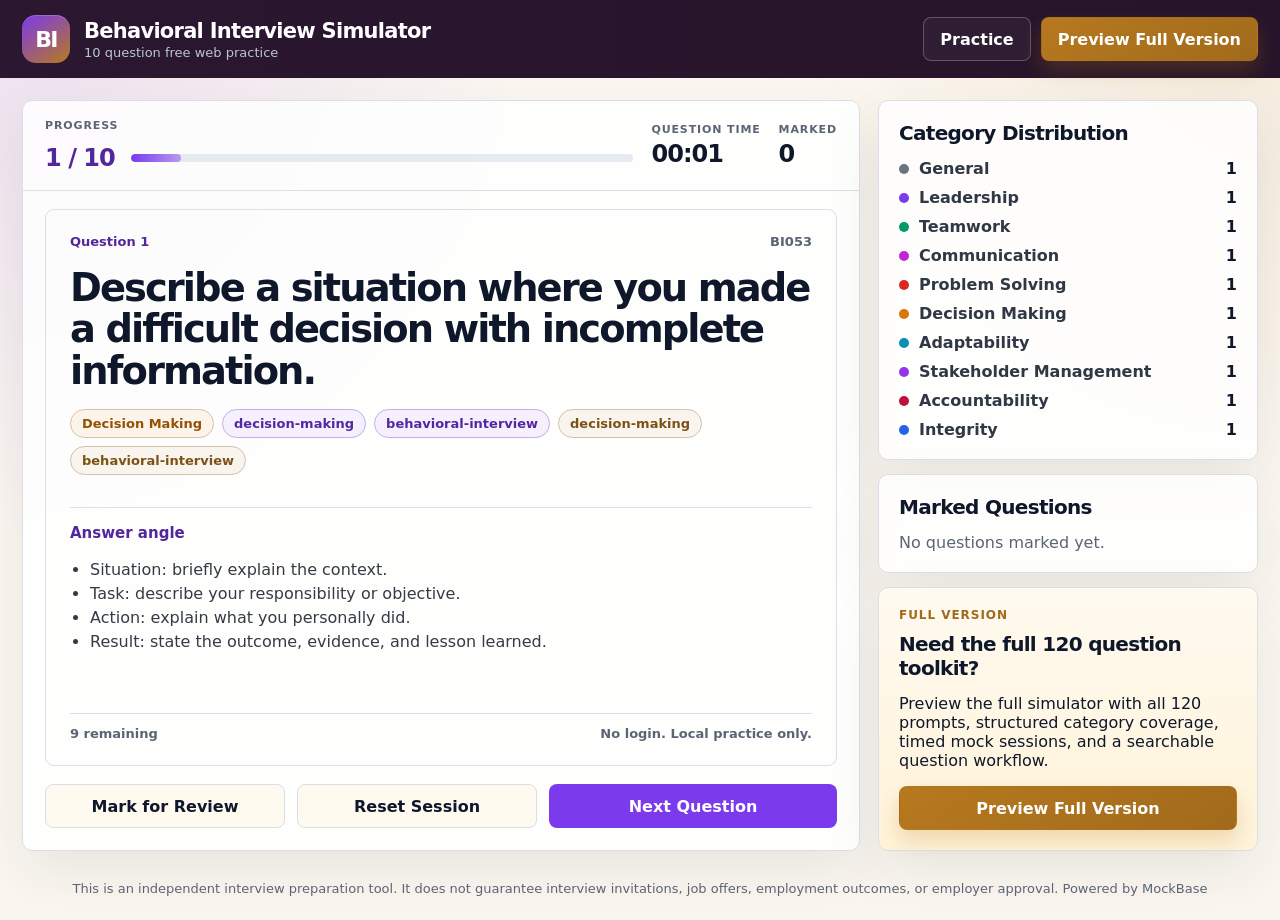
<file: index.html>
<!DOCTYPE html>
<html lang="en">
<head>
  <meta charset="UTF-8">
  <meta name="viewport" content="width=device-width, initial-scale=1.0">
  <title>Behavioral Interview Simulator | Competency Interview Practice Software</title>
  <meta name="description" content="Behavioral interview practice simulator for competency based job interview preparation. Practice STAR style answers with structured prompts, category coverage, and timed mock sessions.">
  <link rel="canonical" href="https://behavioral.mockbase.app/">

  <meta property="og:title" content="Behavioral Interview Simulator">
  <meta property="og:description" content="Practice behavioral interview questions with structured sessions, category coverage, and STAR answer guidance.">
  <meta property="og:type" content="website">
  <meta property="og:url" content="https://behavioral.mockbase.app/">
  <meta property="og:image" content="https://behavioral.mockbase.app/og-image.png">

  <meta name="twitter:card" content="summary_large_image">
  <meta name="twitter:title" content="Behavioral Interview Simulator">
  <meta name="twitter:description" content="Behavioral interview practice with STAR answer structure, mock sessions, and category coverage.">
  <meta name="twitter:image" content="https://behavioral.mockbase.app/og-image.png">

  <link rel="stylesheet" href="styles.css">

  <link rel="icon" href="favicon_io/favicon.ico" sizes="any">
  <link rel="icon" type="image/png" sizes="32x32" href="favicon_io/favicon-32x32.png">
  <link rel="icon" type="image/png" sizes="16x16" href="favicon_io/favicon-16x16.png">
  <link rel="apple-touch-icon" sizes="180x180" href="favicon_io/apple-touch-icon.png">
  <link rel="manifest" href="favicon_io/site.webmanifest">
  <meta name="theme-color" content="#2b1730">

  <script type="application/ld+json">
  {
    "@context": "https://schema.org",
    "@type": "SoftwareApplication",
    "name": "Behavioral Interview",
    "applicationCategory": "EducationalApplication",
    "operatingSystem": "Web, macOS, Windows",
    "description": "Behavioral interview practice simulator for competency based job interview preparation. Practice STAR style answers with structured prompts, category coverage, and timed mock sessions.",
    "url": "https://example.com/behavioral-interview-simulator/",
    "offers": {
      "@type": "Offer",
      "price": "0.00",
      "priceCurrency": "USD"
    }
  }
  </script>


<!-- Google tag (gtag.js) -->
<script async src="https://www.googletagmanager.com/gtag/js?id=G-198HNQY4CV"></script>
<script>
  window.dataLayer = window.dataLayer || [];
  function gtag(){dataLayer.push(arguments);}
  gtag('js', new Date());

  gtag('config', 'G-198HNQY4CV');
</script>


</head>
<body data-page="practice">
  <header class="topbar">
    <a class="brand" href="index.html" aria-label="Behavioral Interview Simulator">
      <span class="brand-mark">BI</span>
      <span>
        <strong>Behavioral Interview Simulator</strong>
        <small>10 question free web practice</small>
      </span>
    </a>

    <nav class="top-actions" aria-label="Primary navigation">
      <a class="button button-ghost" href="#practice">Practice</a>
      <a class="button button-warm" href="preview.html">Preview Full Version</a>
    </nav>
  </header>

  <main class="page-shell">
    <section id="practice" class="practice-layout">
      <section class="practice-card" aria-label="Current practice question">
        <div class="session-bar">
          <div class="metric progress-metric">
            <span>Progress</span>
            <strong id="progressText">1 / 10</strong>
            <div class="progress-track" aria-hidden="true">
              <div id="progressFill" class="progress-fill"></div>
            </div>
          </div>

          <div class="metric">
            <span>Question Time</span>
            <strong id="timerText">00:00</strong>
          </div>

          <div class="metric">
            <span>Marked</span>
            <strong id="markedCount">0</strong>
          </div>
        </div>

        <article class="question-panel">
          <div class="question-meta">
            <span id="questionNumber">Question 1</span>
            <span id="questionId">BI001</span>
          </div>

          <h1 id="questionText">Tell me about yourself in a way that connects your background to this role.</h1>

          <p id="questionNote" class="question-note" hidden></p>

          <div id="tagList" class="tag-list" aria-label="Question categories"></div>

          <div class="answer-angle">
            <h2>Answer angle</h2>
            <ul id="answerAngleList"></ul>
          </div>

          <div class="question-footer">
            <span id="remainingText">9 remaining</span>
            <span>No login. Local practice only.</span>
          </div>
        </article>

        <div class="practice-controls">
          <button id="reviewButton" class="button button-outline" type="button">Mark for Review</button>
          <button id="resetButton" class="button button-secondary" type="button">Reset Session</button>
          <button id="nextButton" class="button button-primary" type="button">Next Question</button>
        </div>
      </section>

      <aside class="side-stack" aria-label="Practice details">
        <section class="side-card">
          <h2>Category Distribution</h2>
          <div id="distributionList" class="distribution-list"></div>
        </section>

        <section class="side-card">
          <h2>Marked Questions</h2>
          <div id="markedList" class="marked-list">No questions marked yet.</div>
        </section>

        <section class="side-card full-card">
          <p class="eyebrow">Full version</p>
          <h2>Need the full 120 question toolkit?</h2>
          <p>Preview the full simulator with all 120 prompts, structured category coverage, timed mock sessions, and a searchable question workflow.</p>
          <a class="button button-warm full-width" href="preview.html">Preview Full Version</a>
        </section>
      </aside>
    </section>
  </main>

  <footer class="footer-note">This is an independent interview preparation tool. It does not guarantee interview invitations, job offers, employment outcomes, or employer approval. Powered by <a href="https://mockbase.app/" target="_blank">MockBase</a></footer>

  <script src="app.js"></script>
</body>
</html>
</file>
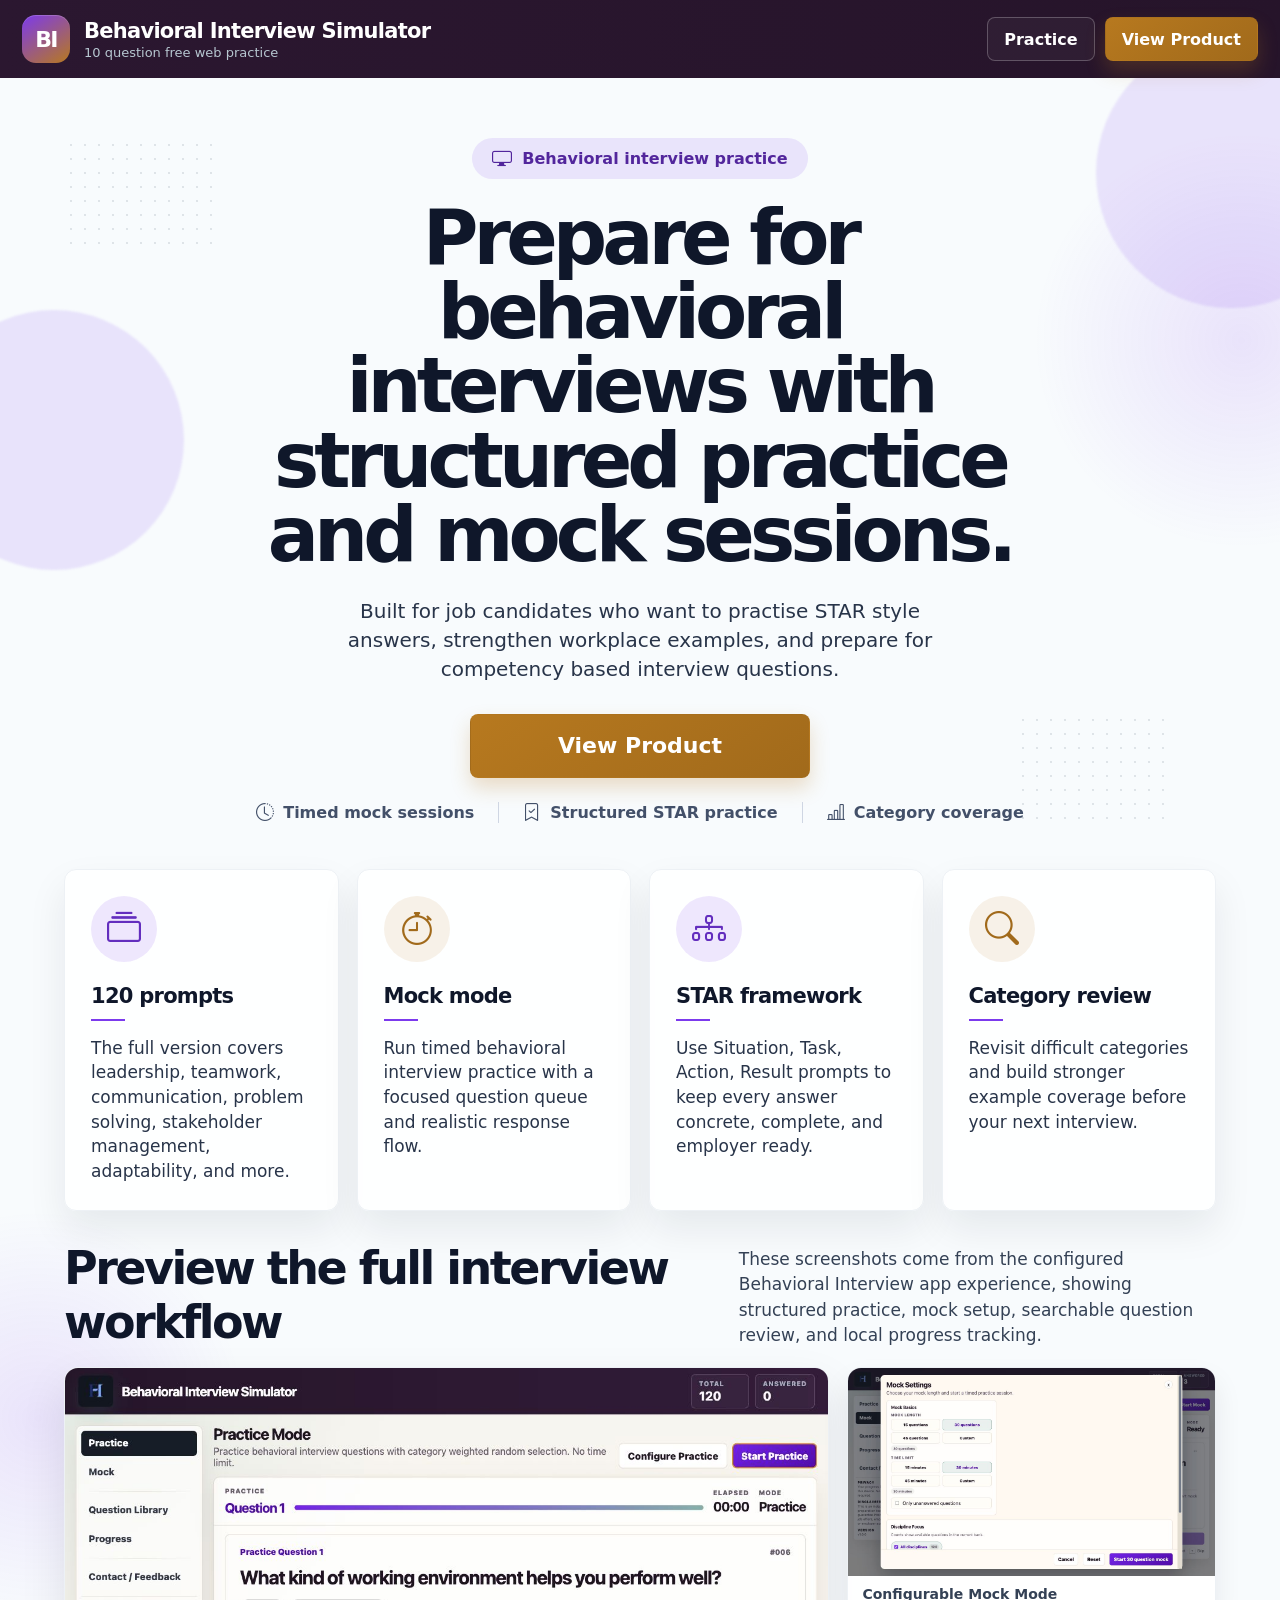
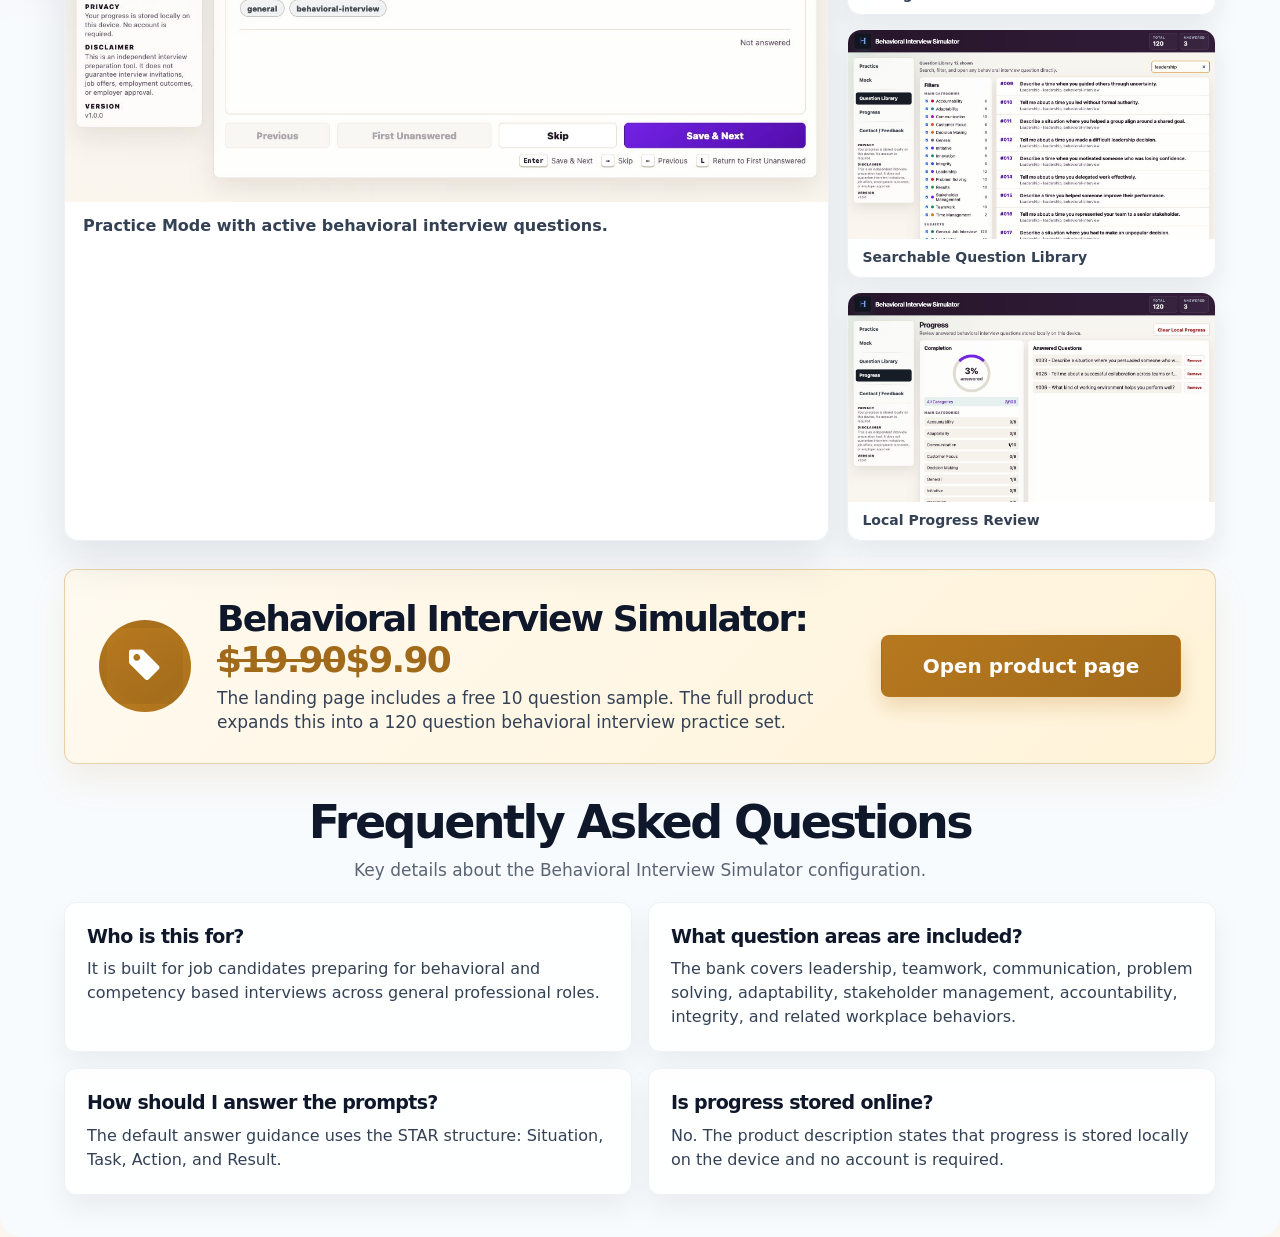
<file: preview.html>
<!DOCTYPE html>
<html lang="en">
<head>
  <meta charset="UTF-8">
  <meta name="viewport" content="width=device-width, initial-scale=1.0">
  <link rel="stylesheet" href="https://cdn.jsdelivr.net/npm/bootstrap-icons@1.13.1/font/bootstrap-icons.min.css">
  <title>Behavioral Interview Simulator | Full Version Preview</title>
  <meta name="description" content="Preview the full Behavioral Interview Simulator with structured practice, timed mock sessions, STAR answer guidance, and searchable interview prompts.">
  <link rel="canonical" href="https://example.com/behavioral-interview-simulator/preview.html">

  <meta property="og:title" content="Behavioral Interview Simulator Full Version">
  <meta property="og:description" content="See the behavioral interview practice product built for competency based interview preparation.">
  <meta property="og:type" content="website">
  <meta property="og:url" content="https://example.com/behavioral-interview-simulator/preview.html">
  <meta property="og:image" content="https://example.com/behavioral-interview-simulator/og-image.png">

  <meta name="twitter:card" content="summary_large_image">
  <meta name="twitter:title" content="Behavioral Interview Simulator Full Version">
  <meta name="twitter:description" content="Structured behavioral interview preparation with STAR guidance, category coverage, and mock sessions.">
  <meta name="twitter:image" content="https://example.com/behavioral-interview-simulator/og-image.png">

  <link rel="stylesheet" href="styles.css">

  <link rel="icon" href="favicon_io/favicon.ico" sizes="any">
  <link rel="icon" type="image/png" sizes="32x32" href="favicon_io/favicon-32x32.png">
  <link rel="icon" type="image/png" sizes="16x16" href="favicon_io/favicon-16x16.png">
  <link rel="apple-touch-icon" sizes="180x180" href="favicon_io/apple-touch-icon.png">
  <link rel="manifest" href="favicon_io/site.webmanifest">
  <meta name="theme-color" content="#2b1730">

  <script type="application/ld+json">
  {
    "@context": "https://schema.org",
    "@type": "SoftwareApplication",
    "name": "Behavioral Interview",
    "applicationCategory": "EducationalApplication",
    "operatingSystem": "Web, macOS, Windows",
    "description": "Preview the full Behavioral Interview Simulator with structured practice, timed mock sessions, STAR answer guidance, and searchable interview prompts.",
    "url": "https://example.com/behavioral-interview-simulator/preview.html",
    "offers": {
      "@type": "Offer",
      "price": "0.00",
      "priceCurrency": "USD"
    }
  }
  </script>

  
<!-- Google tag (gtag.js) -->
<script async src="https://www.googletagmanager.com/gtag/js?id=G-198HNQY4CV"></script>
<script>
  window.dataLayer = window.dataLayer || [];
  function gtag(){dataLayer.push(arguments);}
  gtag('js', new Date());

  gtag('config', 'G-198HNQY4CV');
</script>
</head>
<body data-page="preview">
  <div class="waitlist-page">
  <header class="topbar">
    <a class="brand" href="index.html" aria-label="Behavioral Interview Simulator">
      <span class="brand-mark">BI</span>
      <span>
        <strong>Behavioral Interview Simulator</strong>
        <small>10 question free web practice</small>
      </span>
    </a>

    <nav class="top-actions" aria-label="Primary navigation">
      <a class="button button-ghost" href="index.html">Practice</a>
      <a class="button button-warm" href="https://christangstudio.gumroad.com/l/behavioral-interview-simulator">View Product</a>
    </nav>
  </header>

    <main class="waitlist-shell">
      <section class="waitlist-landing-hero" aria-label="Full version preview">
        <div class="hero-dot-field hero-dot-left" aria-hidden="true"></div>
        <div class="hero-dot-field hero-dot-right" aria-hidden="true"></div>
        <div class="hero-glow hero-glow-left" aria-hidden="true"></div>
        <div class="hero-glow hero-glow-right" aria-hidden="true"></div>

        <span class="client-badge">
          <i class="bi bi-display" aria-hidden="true"></i>
          Behavioral interview practice
        </span>

        <h1>Prepare for behavioral interviews with structured practice and mock sessions.</h1>
        <p>Built for job candidates who want to practise STAR style answers, strengthen workplace examples, and prepare for competency based interview questions.</p>

        <a class="button button-warm hero-cta" href="https://christangstudio.gumroad.com/l/behavioral-interview-simulator">View Product</a>

        <div class="trust-row" aria-label="Product highlights">
          
          <span><i class="bi bi-clock-history" aria-hidden="true"></i> Timed mock sessions</span>
          <span><i class="bi bi-bookmark-check" aria-hidden="true"></i> Structured STAR practice</span>
          <span><i class="bi bi-bar-chart-line" aria-hidden="true"></i> Category coverage</span>
        </div>
      </section>

      <section class="waitlist-feature-grid" aria-label="Full version features">
        
        <article class="waitlist-feature-card">
          <span class="feature-icon teal" aria-hidden="true">
            <i class="bi bi-collection"></i>
          </span>
          <h2>120 prompts</h2>
          <p>The full version covers leadership, teamwork, communication, problem solving, stakeholder management, adaptability, and more.</p>
        </article>
        <article class="waitlist-feature-card">
          <span class="feature-icon gold" aria-hidden="true">
            <i class="bi bi-stopwatch"></i>
          </span>
          <h2>Mock mode</h2>
          <p>Run timed behavioral interview practice with a focused question queue and realistic response flow.</p>
        </article>
        <article class="waitlist-feature-card">
          <span class="feature-icon teal" aria-hidden="true">
            <i class="bi bi-diagram-3"></i>
          </span>
          <h2>STAR framework</h2>
          <p>Use Situation, Task, Action, Result prompts to keep every answer concrete, complete, and employer ready.</p>
        </article>
        <article class="waitlist-feature-card">
          <span class="feature-icon gold" aria-hidden="true">
            <i class="bi bi-search"></i>
          </span>
          <h2>Category review</h2>
          <p>Revisit difficult categories and build stronger example coverage before your next interview.</p>
        </article>
      </section>

      <section class="product-preview-section" aria-label="Full version screenshots">
        <div class="preview-copy">
          <h2>Preview the full interview workflow</h2>
          <p>These screenshots come from the configured Behavioral Interview app experience, showing structured practice, mock setup, searchable question review, and local progress tracking.</p>
        </div>

        <div class="preview-showcase">
          <figure class="preview-main">
            <img src="preview-assets/practice-session.png" alt="Behavioral Interview Simulator practice mode showing a live interview prompt and save-and-next controls." loading="lazy">
            <figcaption>Practice Mode with active behavioral interview questions.</figcaption>
          </figure>

          <div class="preview-thumbs" aria-label="Additional full version screenshots">
            
            <figure>
              <img src="preview-assets/mock-configuration.png" alt="Behavioral Interview Simulator mock settings modal with question count, time limit, and focus controls." loading="lazy">
              <figcaption>Configurable Mock Mode</figcaption>
            </figure>
            <figure>
              <img src="preview-assets/question-library.png" alt="Behavioral Interview Simulator question library filtered to leadership questions." loading="lazy">
              <figcaption>Searchable Question Library</figcaption>
            </figure>
            <figure>
              <img src="preview-assets/progress-review.png" alt="Behavioral Interview Simulator progress page showing answered questions and category completion." loading="lazy">
              <figcaption>Local Progress Review</figcaption>
            </figure>
          </div>
        </div>
      </section>

      <section class="early-access-band" aria-label="Full version purchase">
        <div class="price-badge" aria-hidden="true">
          <i class="bi bi-tag-fill"></i>
        </div>

        <div>
          <h2>Behavioral Interview Simulator: <span><del>$19.90</del>$9.90</span></h2>
          <p>The landing page includes a free 10 question sample. The full product expands this into a 120 question behavioral interview practice set.</p>
        </div>

        <a class="button button-warm price-cta" href="https://christangstudio.gumroad.com/l/behavioral-interview-simulator">Open product page</a>
      </section>

      <section class="faq-section" aria-label="Frequently asked questions">
        <div class="faq-header">
          <h2>Frequently Asked Questions</h2>
          <p>Key details about the Behavioral Interview Simulator configuration.</p>
        </div>

        <div class="faq-grid">
          
          <article class="faq-card">
            <h3>Who is this for?</h3>
            <p>It is built for job candidates preparing for behavioral and competency based interviews across general professional roles.</p>
          </article>
          <article class="faq-card">
            <h3>What question areas are included?</h3>
            <p>The bank covers leadership, teamwork, communication, problem solving, adaptability, stakeholder management, accountability, integrity, and related workplace behaviors.</p>
          </article>
          <article class="faq-card">
            <h3>How should I answer the prompts?</h3>
            <p>The default answer guidance uses the STAR structure: Situation, Task, Action, and Result.</p>
          </article>
          <article class="faq-card">
            <h3>Is progress stored online?</h3>
            <p>No. The product description states that progress is stored locally on the device and no account is required.</p>
          </article>
        </div>
      </section>
    </main>
  </div>
</body>
</html>
</file>
<file: styles.css>
:root {
  --bg: #fbf7f0;
  --surface: #fffaf3;
  --panel: #fffaf3;
  --ink: #0f172a;
  --muted: #5b6475;
  --line: #d9dee8;
  --nav: #2b1730;
  --nav-2: #26142a;
  --accent: #7c3aed;
  --accent-strong: #52269c;
  --accent-deep: #632ebe;
  --warm: #b7791f;
  --warm-strong: #a16a1b;
  --warm-hover: #b7791f;
  --warm-deep: #845716;
  --shadow: 0 22px 55px rgba(15, 23, 42, 0.08);
  --brand-gradient-start: #7c3aed;
  --brand-gradient-end: #b7791f;
  --progress-end: rgba(124, 58, 237, 0.45);
  --hero-accent-soft: rgba(124, 58, 237, 0.12);
  --hero-warm-soft: rgba(183, 121, 31, 0.1);
  --warm-shadow: rgba(183, 121, 31, 0.24);
  --warm-shadow-soft: rgba(183, 121, 31, 0.1);
  --warm-border: rgba(183, 121, 31, 0.3);
  --warm-ring: rgba(183, 121, 31, 0.18);
  --soft-warm-surface: #fffaf0;
  --soft-warm-surface-deep: #fff3d8;
  --note-surface: #fff7e6;
  --note-ink: #7b4c18;
  --preview-bg: #f8fbfd;
}

* {
  box-sizing: border-box;
}

html {
  scroll-behavior: smooth;
}

body {
  background:
    radial-gradient(circle at top left, var(--hero-accent-soft), transparent 34rem),
    radial-gradient(circle at top right, var(--hero-warm-soft), transparent 30rem),
    var(--bg);
  color: var(--ink);
  font-family: Inter, ui-sans-serif, system-ui, -apple-system, BlinkMacSystemFont, "Segoe UI", sans-serif;
  margin: 0;
}

a {
  color: inherit;
  text-decoration: none;
}

button,
input,
select {
  font: inherit;
}

h1,
h2,
h3,
p {
  margin-top: 0;
}

.topbar {
  align-items: center;
  background: linear-gradient(90deg, var(--nav), var(--nav-2));
  color: #fff;
  display: flex;
  gap: 24px;
  min-height: 78px;
  padding: 12px 22px;
  position: sticky;
  top: 0;
  z-index: 10;
}

.brand {
  align-items: center;
  display: inline-flex;
  gap: 14px;
  min-width: 0;
}

.brand-mark {
  align-items: center;
  background: linear-gradient(145deg, var(--brand-gradient-start), var(--brand-gradient-end));
  border-radius: 14px;
  box-shadow: inset 0 1px 0 rgba(255, 255, 255, 0.18);
  color: #ffffff;
  display: inline-flex;
  font-size: 22px;
  font-weight: 900;
  height: 48px;
  justify-content: center;
  letter-spacing: -0.08em;
  width: 48px;
}

.brand strong {
  display: block;
  font-size: 21px;
  letter-spacing: -0.035em;
}

.brand small {
  color: #b7c7d1;
  display: block;
  font-size: 13px;
  margin-top: 2px;
}

.top-actions {
  align-items: center;
  display: flex;
  gap: 10px;
  margin-left: auto;
}

.button {
  align-items: center;
  border: 1px solid transparent;
  border-radius: 8px;
  cursor: pointer;
  display: inline-flex;
  font-weight: 850;
  justify-content: center;
  min-height: 44px;
  padding: 10px 16px;
}

.button-primary {
  background: var(--accent);
  color: #fff;
}

.button-primary:hover {
  background: var(--accent-strong);
}

.button-warm {
  background: linear-gradient(145deg, var(--warm), var(--warm-strong));
  box-shadow: 0 10px 20px var(--warm-shadow);
  color: #fff;
}

.button-warm:hover {
  background: linear-gradient(145deg, var(--warm-hover), var(--warm-deep));
}

.button-outline,
.button-secondary {
  background: var(--soft-warm-surface);
  border-color: var(--line);
  color: var(--ink);
}

.button-ghost {
  background: rgba(255, 255, 255, 0.04);
  border-color: rgba(255, 255, 255, 0.24);
  color: #fff;
}

.button:disabled {
  cursor: default;
  opacity: 0.52;
}

.full-width {
  width: 100%;
}

.page-shell {
  margin: 0 auto;
  max-width: 1480px;
  padding: 22px;
}

.practice-card,
.side-card,
.waitlist-hero,
.feature-card {
  background: rgba(255, 255, 255, 0.86);
  border: 1px solid var(--line);
  border-radius: 10px;
  box-shadow: var(--shadow);
}

.eyebrow {
  color: var(--warm-strong);
  display: block;
  font-size: 12px;
  font-weight: 900;
  letter-spacing: 0.08em;
  margin: 0 0 10px;
  text-transform: uppercase;
}

.practice-layout {
  display: grid;
  gap: 18px;
  grid-template-columns: minmax(0, 1fr) 380px;
}

.practice-card {
  display: grid;
  grid-template-rows: auto minmax(420px, 1fr) auto;
  min-height: 610px;
  overflow: hidden;
}

.session-bar {
  align-items: center;
  border-bottom: 1px solid var(--line);
  display: grid;
  gap: 18px;
  grid-template-columns: minmax(260px, 1fr) auto auto;
  padding: 18px 22px;
}

.metric span {
  color: var(--muted);
  display: block;
  font-size: 11px;
  font-weight: 900;
  letter-spacing: 0.08em;
  margin-bottom: 4px;
  text-transform: uppercase;
}

.metric strong {
  display: block;
  font-size: 24px;
  letter-spacing: -0.04em;
}

.progress-metric {
  display: grid;
  gap: 8px 16px;
  grid-template-columns: auto minmax(120px, 1fr);
}

.progress-metric span {
  grid-column: 1 / -1;
}

.progress-metric strong {
  color: var(--accent-strong);
}

.progress-track {
  align-self: center;
  background: #e6eaf1;
  border-radius: 999px;
  height: 8px;
  overflow: hidden;
}

.progress-fill {
  background: linear-gradient(90deg, var(--accent), var(--progress-end));
  border-radius: inherit;
  height: 100%;
  width: 0;
}

.question-panel {
  border: 1px solid var(--line);
  border-radius: 9px;
  display: grid;
  grid-template-rows: auto auto auto minmax(0, 1fr) auto;
  margin: 18px 22px;
  min-height: 0;
  padding: 24px;
}

.question-meta,
.question-footer {
  align-items: center;
  color: var(--muted);
  display: flex;
  font-size: 13px;
  font-weight: 800;
  gap: 12px;
  justify-content: space-between;
}

.question-meta span:first-child {
  color: var(--accent-strong);
}

.question-panel h1 {
  font-size: clamp(28px, 3vw, 42px);
  letter-spacing: -0.05em;
  line-height: 1.08;
  margin: 18px 0;
}

.question-note {
  background: var(--note-surface);
  border-left: 4px solid var(--warm);
  border-radius: 6px;
  color: var(--note-ink);
  padding: 10px 12px;
}

.tag-list {
  display: flex;
  flex-wrap: wrap;
  gap: 8px;
  margin-bottom: 18px;
}

.tag-chip {
  --chip-color: var(--accent);
  background: color-mix(in srgb, var(--chip-color) 8%, white);
  border: 1px solid color-mix(in srgb, var(--chip-color) 28%, var(--line));
  border-radius: 999px;
  color: color-mix(in srgb, var(--chip-color) 68%, black);
  font-size: 13px;
  font-weight: 800;
  padding: 6px 11px;
}

.answer-angle {
  border-top: 1px solid var(--line);
  margin-top: 14px;
  padding-top: 16px;
}

.answer-angle h2 {
  color: var(--accent-strong);
  font-size: 15px;
  margin-bottom: 8px;
}

.answer-angle ul {
  color: #343b46;
  line-height: 1.5;
  margin-bottom: 0;
  padding-left: 20px;
}

.question-footer {
  border-top: 1px solid var(--line);
  padding-top: 12px;
}

.practice-controls {
  display: grid;
  gap: 12px;
  grid-template-columns: 1fr 1fr 1.2fr;
  padding: 0 22px 22px;
}

.side-stack {
  display: grid;
  gap: 14px;
}

.side-card {
  padding: 20px;
}

.side-card h2,
.feature-card h2 {
  font-size: 20px;
  letter-spacing: -0.035em;
  margin-bottom: 14px;
}

.distribution-list {
  display: grid;
  gap: 10px;
}

.distribution-row {
  align-items: center;
  display: grid;
  gap: 10px;
  grid-template-columns: 10px minmax(0, 1fr) auto;
}

.category-dot {
  background: var(--category-color);
  border-radius: 999px;
  height: 10px;
  width: 10px;
}

.distribution-row span:nth-child(2) {
  color: #303846;
  font-weight: 750;
}

.marked-list {
  color: var(--muted);
  display: grid;
  gap: 8px;
}

.marked-item {
  background: #fff;
  border: 1px solid var(--line);
  border-radius: 8px;
  padding: 10px;
}

.marked-item strong {
  color: var(--accent-strong);
  display: block;
  margin-bottom: 4px;
}

.full-card {
  background: linear-gradient(180deg, var(--soft-warm-surface), var(--soft-warm-surface-deep));
}

.footer-note {
  color: var(--muted);
  font-size: 13px;
  padding: 8px 22px 24px;
  text-align: center;
}

.waitlist-page {
  background:
    radial-gradient(circle at 3% 50%, var(--hero-accent-soft), transparent 13rem),
    radial-gradient(circle at 97% 12%, var(--hero-accent-soft), transparent 13rem),
    var(--preview-bg);
  border-radius: 0 0 22px 22px;
  min-height: 100vh;
  overflow: hidden;
}

.waitlist-shell {
  margin: 0 auto;
  max-width: 1320px;
  padding: 52px clamp(22px, 5vw, 66px) 42px;
  position: relative;
}

.waitlist-landing-hero {
  display: grid;
  justify-items: center;
  padding: 8px 0 38px;
  position: relative;
  text-align: center;
}

.hero-dot-field {
  background-image: radial-gradient(rgba(71, 85, 105, 0.22) 1px, transparent 1px);
  background-size: 14px 14px;
  height: 112px;
  opacity: 0.65;
  pointer-events: none;
  position: absolute;
  width: 150px;
}

.hero-dot-left {
  left: 0;
  top: 8px;
}

.hero-dot-right {
  bottom: 36px;
  right: 50px;
}

.hero-glow {
  background: var(--hero-accent-soft);
  border-radius: 999px;
  filter: blur(1px);
  pointer-events: none;
  position: absolute;
}

.hero-glow-left {
  height: 260px;
  left: -140px;
  top: 180px;
  width: 260px;
}

.hero-glow-right {
  height: 270px;
  right: -150px;
  top: -92px;
  width: 270px;
}

.client-badge {
  align-items: center;
  background: var(--hero-accent-soft);
  border-radius: 999px;
  color: var(--accent-strong);
  display: inline-flex;
  font-weight: 900;
  gap: 10px;
  margin-bottom: 22px;
  padding: 10px 20px;
}

.client-badge .bi {
  font-size: 20px;
  line-height: 1;
}

.waitlist-landing-hero h1 {
  font-size: clamp(42px, 6vw, 76px);
  letter-spacing: -0.065em;
  line-height: 0.98;
  margin: 0 auto 24px;
  max-width: 780px;
}

.waitlist-landing-hero p {
  color: #283449;
  font-size: 20px;
  line-height: 1.45;
  margin: 0 auto 30px;
  max-width: 650px;
}

.hero-cta {
  font-size: 22px;
  min-height: 64px;
  min-width: 340px;
}

.trust-row {
  align-items: center;
  color: #435069;
  display: flex;
  flex-wrap: wrap;
  font-weight: 750;
  gap: 0;
  justify-content: center;
  margin-top: 24px;
}

.trust-row span {
  align-items: center;
  display: inline-flex;
  gap: 9px;
  padding: 0 24px;
}

.trust-row .bi {
  font-size: 18px;
}

.trust-row span + span {
  border-left: 1px solid #cfd6e3;
}

.waitlist-feature-grid {
  display: grid;
  gap: 18px;
  grid-template-columns: repeat(4, minmax(0, 1fr));
  margin-top: 8px;
}

.waitlist-feature-card {
  background: rgba(255, 255, 255, 0.92);
  border: 1px solid #edf1f5;
  border-radius: 12px;
  box-shadow: 0 18px 38px rgba(15, 23, 42, 0.08);
  min-height: 230px;
  padding: 26px;
}

.feature-icon {
  align-items: center;
  border-radius: 999px;
  display: inline-flex;
  font-size: 34px;
  font-weight: 900;
  height: 66px;
  justify-content: center;
  margin-bottom: 22px;
  width: 66px;
}

.feature-icon .bi,
.price-badge .bi {
  line-height: 1;
}

.feature-icon.teal {
  background: var(--hero-accent-soft);
  color: var(--accent-deep);
}

.feature-icon.gold {
  background: var(--hero-warm-soft);
  color: var(--warm-strong);
}

.waitlist-feature-card h2 {
  font-size: 21px;
  letter-spacing: -0.035em;
  margin-bottom: 28px;
  position: relative;
}

.waitlist-feature-card h2::after {
  background: var(--accent);
  bottom: -13px;
  content: "";
  height: 2px;
  left: 0;
  position: absolute;
  width: 34px;
}

.waitlist-feature-card p {
  color: #283449;
  font-size: 17px;
  line-height: 1.45;
  margin: 0;
}

.product-preview-section {
  margin-top: 30px;
}

.preview-copy {
  align-items: end;
  display: grid;
  gap: 24px;
  grid-template-columns: minmax(0, 0.75fr) minmax(280px, 0.55fr);
  margin-bottom: 18px;
}

.preview-copy h2 {
  font-size: clamp(30px, 4vw, 46px);
  letter-spacing: -0.055em;
  margin: 0;
}

.preview-copy p {
  color: #344155;
  font-size: 17px;
  line-height: 1.5;
  margin: 0;
}

.preview-showcase {
  display: grid;
  gap: 18px;
  grid-template-columns: minmax(0, 1.35fr) minmax(300px, 0.65fr);
}

.preview-showcase.single-column {
  grid-template-columns: 1fr;
}

.preview-showcase figure {
  margin: 0;
}

.preview-main,
.preview-thumbs figure {
  background: rgba(255, 255, 255, 0.94);
  border: 1px solid #edf1f5;
  border-radius: 14px;
  box-shadow: 0 20px 45px rgba(15, 23, 42, 0.10);
  overflow: hidden;
}

.preview-main img,
.preview-thumbs img {
  display: block;
  height: auto;
  width: 100%;
}

.preview-main figcaption,
.preview-thumbs figcaption {
  color: #344155;
  font-weight: 850;
  padding: 14px 18px 16px;
}

.preview-placeholder {
  align-items: center;
  color: var(--muted);
  display: grid;
  font-size: 18px;
  min-height: 280px;
  padding: 32px;
  place-items: center;
  text-align: center;
}

.preview-thumbs {
  display: grid;
  gap: 14px;
}

.preview-thumbs figure {
  box-shadow: 0 14px 28px rgba(15, 23, 42, 0.08);
}

.preview-thumbs figcaption {
  font-size: 14px;
  padding: 10px 14px 12px;
}

.early-access-band {
  align-items: center;
  background: linear-gradient(135deg, var(--soft-warm-surface), var(--soft-warm-surface-deep));
  border: 1px solid var(--warm-border);
  border-radius: 12px;
  box-shadow: 0 16px 35px var(--warm-shadow-soft);
  display: grid;
  gap: 26px;
  grid-template-columns: auto minmax(0, 1fr) minmax(220px, 300px);
  margin-top: 28px;
  padding: 28px 34px;
}

.price-badge {
  align-items: center;
  background: linear-gradient(145deg, var(--warm), var(--warm-strong));
  border: 8px solid var(--warm-ring);
  border-radius: 999px;
  color: #fff;
  display: inline-flex;
  font-size: 36px;
  font-weight: 900;
  height: 92px;
  justify-content: center;
  width: 92px;
}

.early-access-band h2 {
  font-size: clamp(28px, 3vw, 36px);
  letter-spacing: -0.05em;
  margin-bottom: 6px;
}

.early-access-band h2 span {
  color: var(--warm-strong);
}

.early-access-band p {
  color: #344155;
  font-size: 17px;
  line-height: 1.45;
  margin: 0;
}

.price-cta {
  font-size: 20px;
  min-height: 62px;
}

.faq-section {
  margin-top: 34px;
}

.faq-header {
  margin: 0 auto 18px;
  max-width: 760px;
  text-align: center;
}

.faq-header h2 {
  font-size: clamp(30px, 4vw, 46px);
  letter-spacing: -0.055em;
  line-height: 1.05;
  margin-bottom: 12px;
}

.faq-header p {
  color: var(--muted);
  font-size: 17px;
  line-height: 1.5;
  margin: 0 auto;
}

.faq-grid {
  display: grid;
  gap: 16px;
  grid-template-columns: repeat(2, minmax(0, 1fr));
}

.faq-card {
  background: rgba(255, 255, 255, 0.92);
  border: 1px solid #edf1f5;
  border-radius: 12px;
  box-shadow: 0 14px 30px rgba(15, 23, 42, 0.06);
  padding: 22px;
}

.faq-card h3 {
  font-size: 19px;
  letter-spacing: -0.035em;
  line-height: 1.2;
  margin-bottom: 10px;
}

.faq-card p {
  color: #344155;
  font-size: 16px;
  line-height: 1.5;
  margin: 0;
}

@media (max-width: 980px) {
  .practice-layout,
  .waitlist-hero {
    grid-template-columns: 1fr;
  }

  .waitlist-feature-grid,
  .preview-copy,
  .preview-showcase,
  .early-access-band,
  .faq-grid {
    grid-template-columns: 1fr;
  }

  .price-cta,
  .hero-cta {
    width: 100%;
  }
}

@media (max-width: 720px) {
  .topbar,
  .top-actions {
    align-items: stretch;
    flex-direction: column;
  }

  .top-actions {
    margin-left: 0;
    width: 100%;
  }

  .page-shell {
    padding: 14px;
  }

  .session-bar,
  .practice-controls {
    grid-template-columns: 1fr;
  }

  .practice-card {
    display: block;
    min-height: 0;
  }

  .question-panel {
    display: block;
    min-height: 330px;
  }

  .question-panel h1 {
    font-size: 28px;
  }

  .waitlist-shell {
    padding: 34px 16px 28px;
  }

  .waitlist-landing-hero h1 {
    font-size: 42px;
  }

  .waitlist-landing-hero p {
    font-size: 18px;
  }

  .trust-row {
    align-items: stretch;
    flex-direction: column;
    gap: 10px;
  }

  .trust-row span {
    padding: 0;
  }

  .trust-row span + span {
    border-left: 0;
  }

  .early-access-band {
    padding: 22px;
  }

  .hero-cta {
    min-width: 0;
  }
}
</file>
